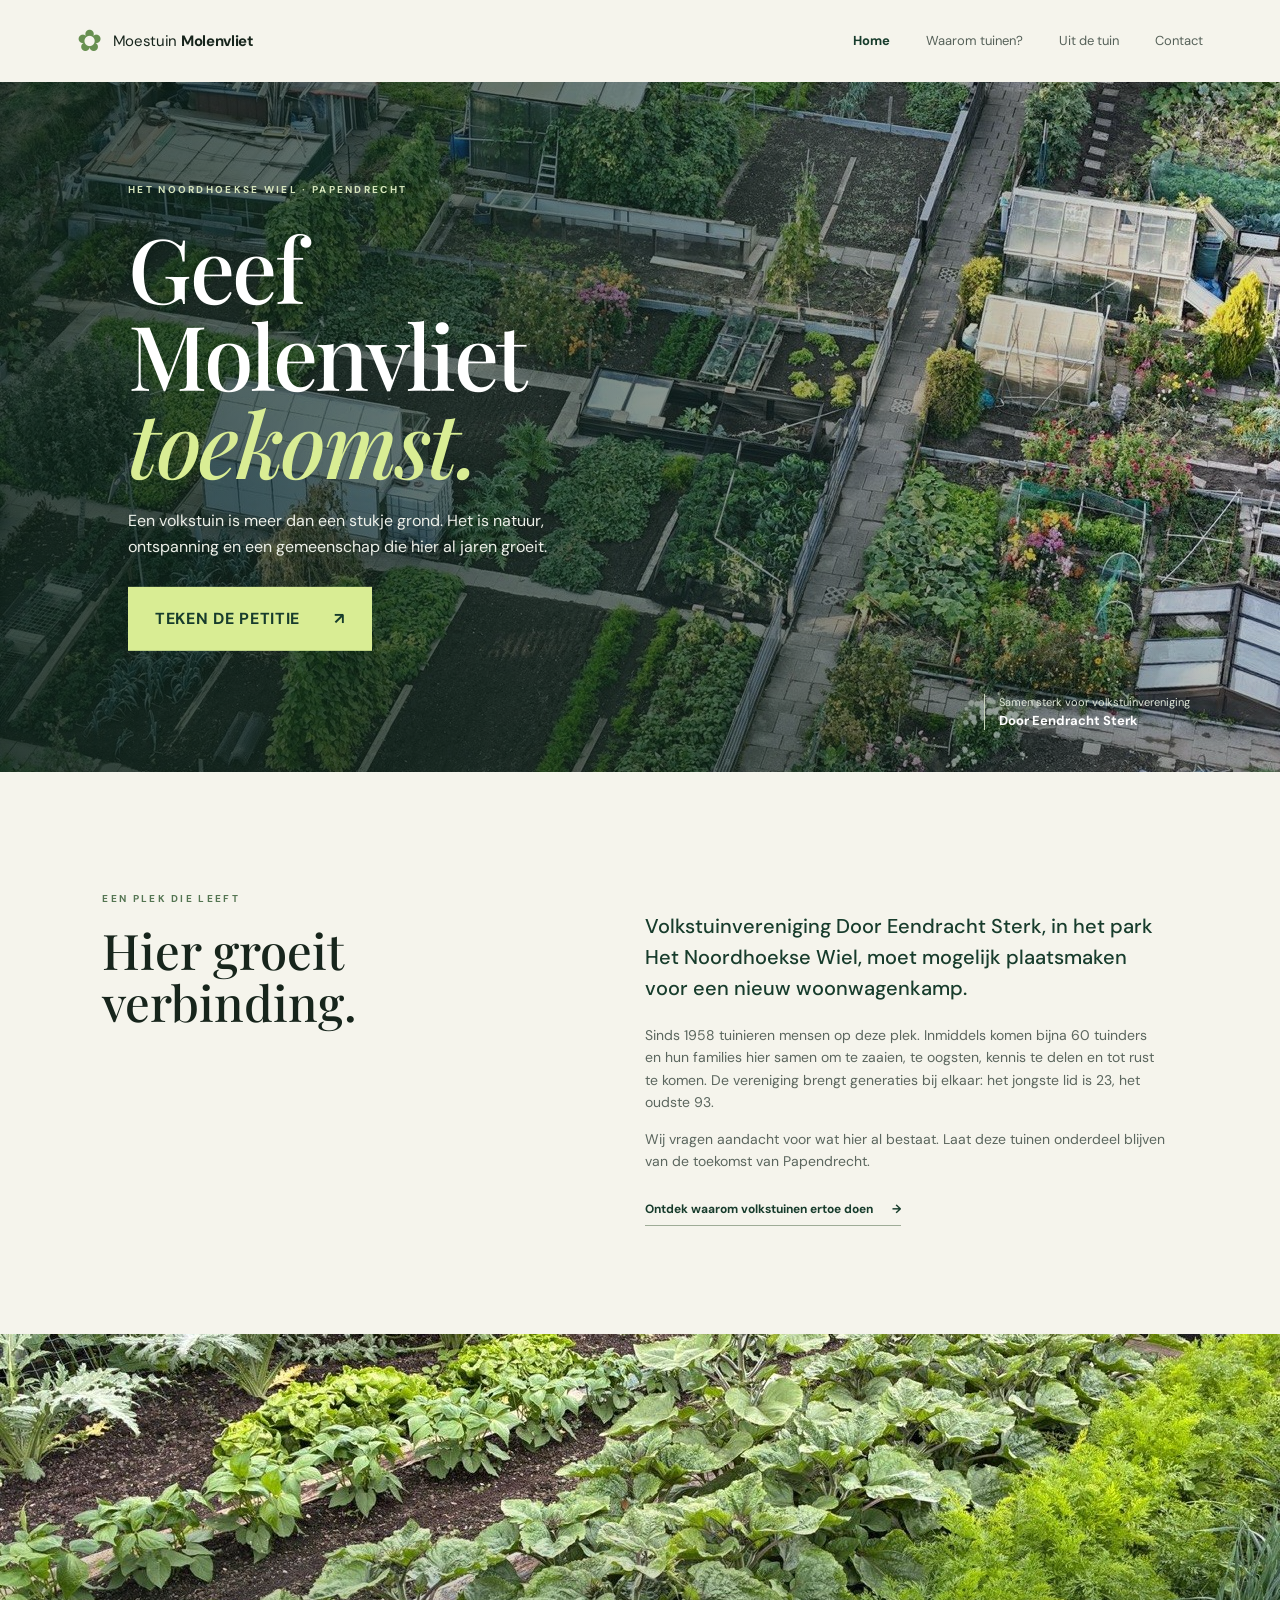
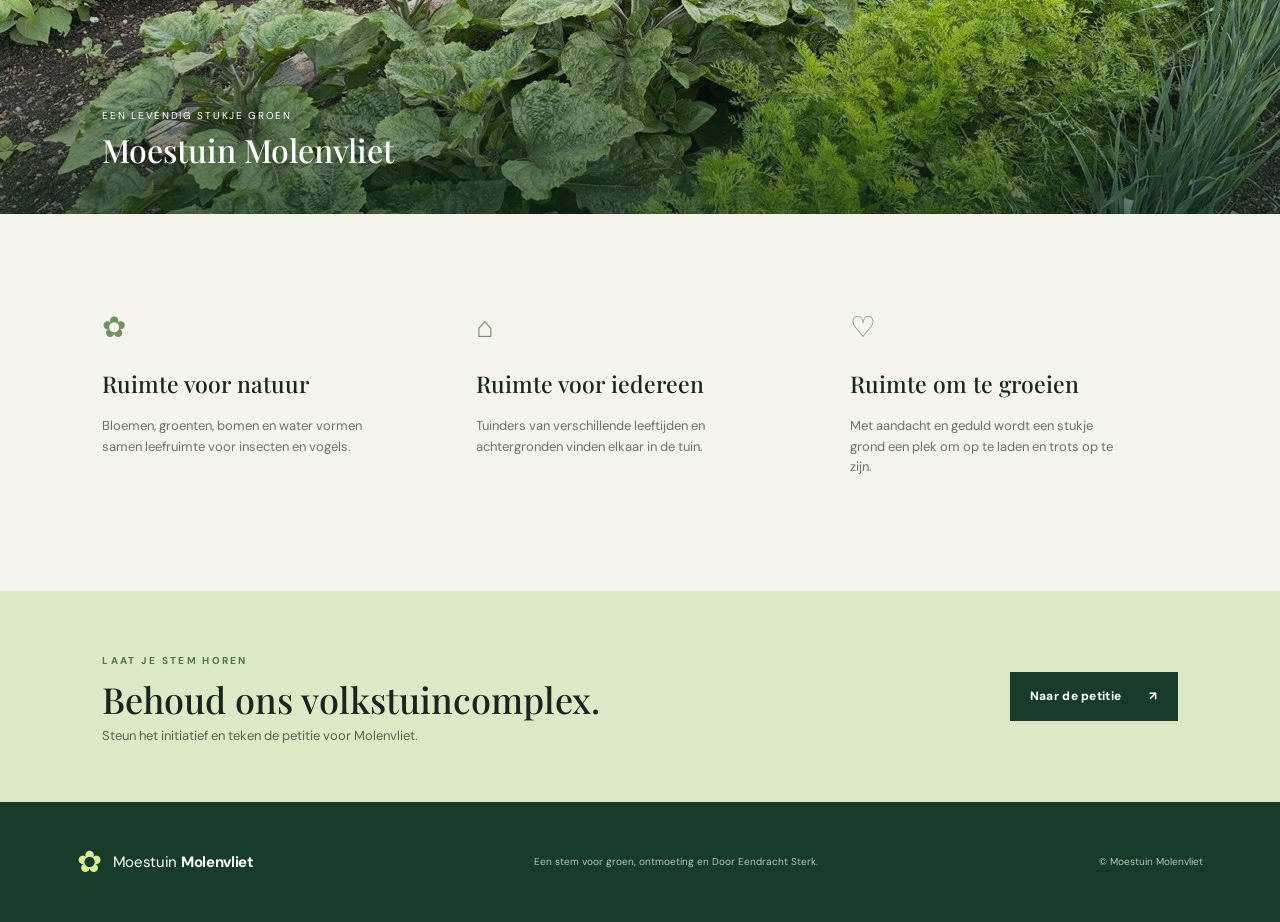
<file: index.html>
<!doctype html>
<html lang="nl">
<head>
<meta charset="utf-8"><meta name="viewport" content="width=device-width,initial-scale=1">
<meta name="description" content="Moestuin Molenvliet: steun volkstuinvereniging Door Eendracht Sterk en het groene hart van het Noordhoekse Wiel.">
<title>Moestuin Molenvliet — Geef de tuinen toekomst</title><link rel="stylesheet" href="style.css">
</head>
<body>
<header class="site-header"><a class="brand" href="index.html"><span class="brand-mark">✿</span><span>Moestuin <b>Molenvliet</b></span></a><button class="menu-toggle" aria-label="Menu openen" aria-expanded="false">☰</button><nav class="nav"><a class="active" href="index.html">Home</a><a href="waarom.html">Waarom tuinen?</a><a href="verhalen.html">Uit de tuin</a><a href="contact.html">Contact</a></nav></header>
<main>
<section class="hero"><img class="hero-img" src="assets/moestuin-1.jpg" alt="Luchtfoto van de moestuinen in Molenvliet"><div class="hero-shade"></div><div class="hero-copy"><span class="eyebrow">Het Noordhoekse Wiel · Papendrecht</span><h1>Geef Molenvliet<br><em>toekomst.</em></h1><p>Een volkstuin is meer dan een stukje grond. Het is natuur, ontspanning en een gemeenschap die hier al jaren groeit.</p><a class="button button-lime" href="https://petities.nl/petities/behoud-ons-volkstuincomplex-molenvliet-in-papendrecht" target="_blank" rel="noopener">Teken de petitie <span>↗</span></a></div><div class="hero-note">Samen sterk voor volkstuinvereniging<br><strong>Door Eendracht Sterk</strong></div></section>
<section class="intro section-wrap"><div><span class="eyebrow green">Een plek die leeft</span><h2>Hier groeit<br>verbinding.</h2></div><div class="intro-text"><p class="lead">Volkstuinvereniging Door Eendracht Sterk, in het park Het Noordhoekse Wiel, moet mogelijk plaatsmaken voor een nieuw woonwagenkamp.</p><p>Sinds 1958 tuinieren mensen op deze plek. Inmiddels komen bijna 60 tuinders en hun families hier samen om te zaaien, te oogsten, kennis te delen en tot rust te komen. De vereniging brengt generaties bij elkaar: het jongste lid is 23, het oudste 93.</p><p>Wij vragen aandacht voor wat hier al bestaat. Laat deze tuinen onderdeel blijven van de toekomst van Papendrecht.</p><a class="text-link" href="waarom.html">Ontdek waarom volkstuinen ertoe doen <span>→</span></a></div></section>
<section class="photo-band"><img src="assets/tuin1.jpg" alt="Moestuinbedden vol groene groenten"><div class="photo-caption"><span>Een levendig stukje groen</span><strong>Moestuin Molenvliet</strong></div></section>
<section class="values section-wrap"><div class="value-card"><span class="value-icon">✿</span><h3>Ruimte voor natuur</h3><p>Bloemen, groenten, bomen en water vormen samen leefruimte voor insecten en vogels.</p></div><div class="value-card"><span class="value-icon">⌂</span><h3>Ruimte voor iedereen</h3><p>Tuinders van verschillende leeftijden en achtergronden vinden elkaar in de tuin.</p></div><div class="value-card"><span class="value-icon">♡</span><h3>Ruimte om te groeien</h3><p>Met aandacht en geduld wordt een stukje grond een plek om op te laden en trots op te zijn.</p></div></section>
<section class="petition-strip"><div><span class="eyebrow">Laat je stem horen</span><h2>Behoud ons volkstuincomplex.</h2><p>Steun het initiatief en teken de petitie voor Molenvliet.</p></div><a class="button button-dark" href="https://petities.nl/petities/behoud-ons-volkstuincomplex-molenvliet-in-papendrecht" target="_blank" rel="noopener">Naar de petitie <span>↗</span></a></section>
</main><footer class="footer"><a class="brand" href="index.html"><span class="brand-mark">✿</span><span>Moestuin <b>Molenvliet</b></span></a><p>Een stem voor groen, ontmoeting en Door Eendracht Sterk.</p><span>© Moestuin Molenvliet</span></footer><script src="script.js"></script></body></html>
</file>
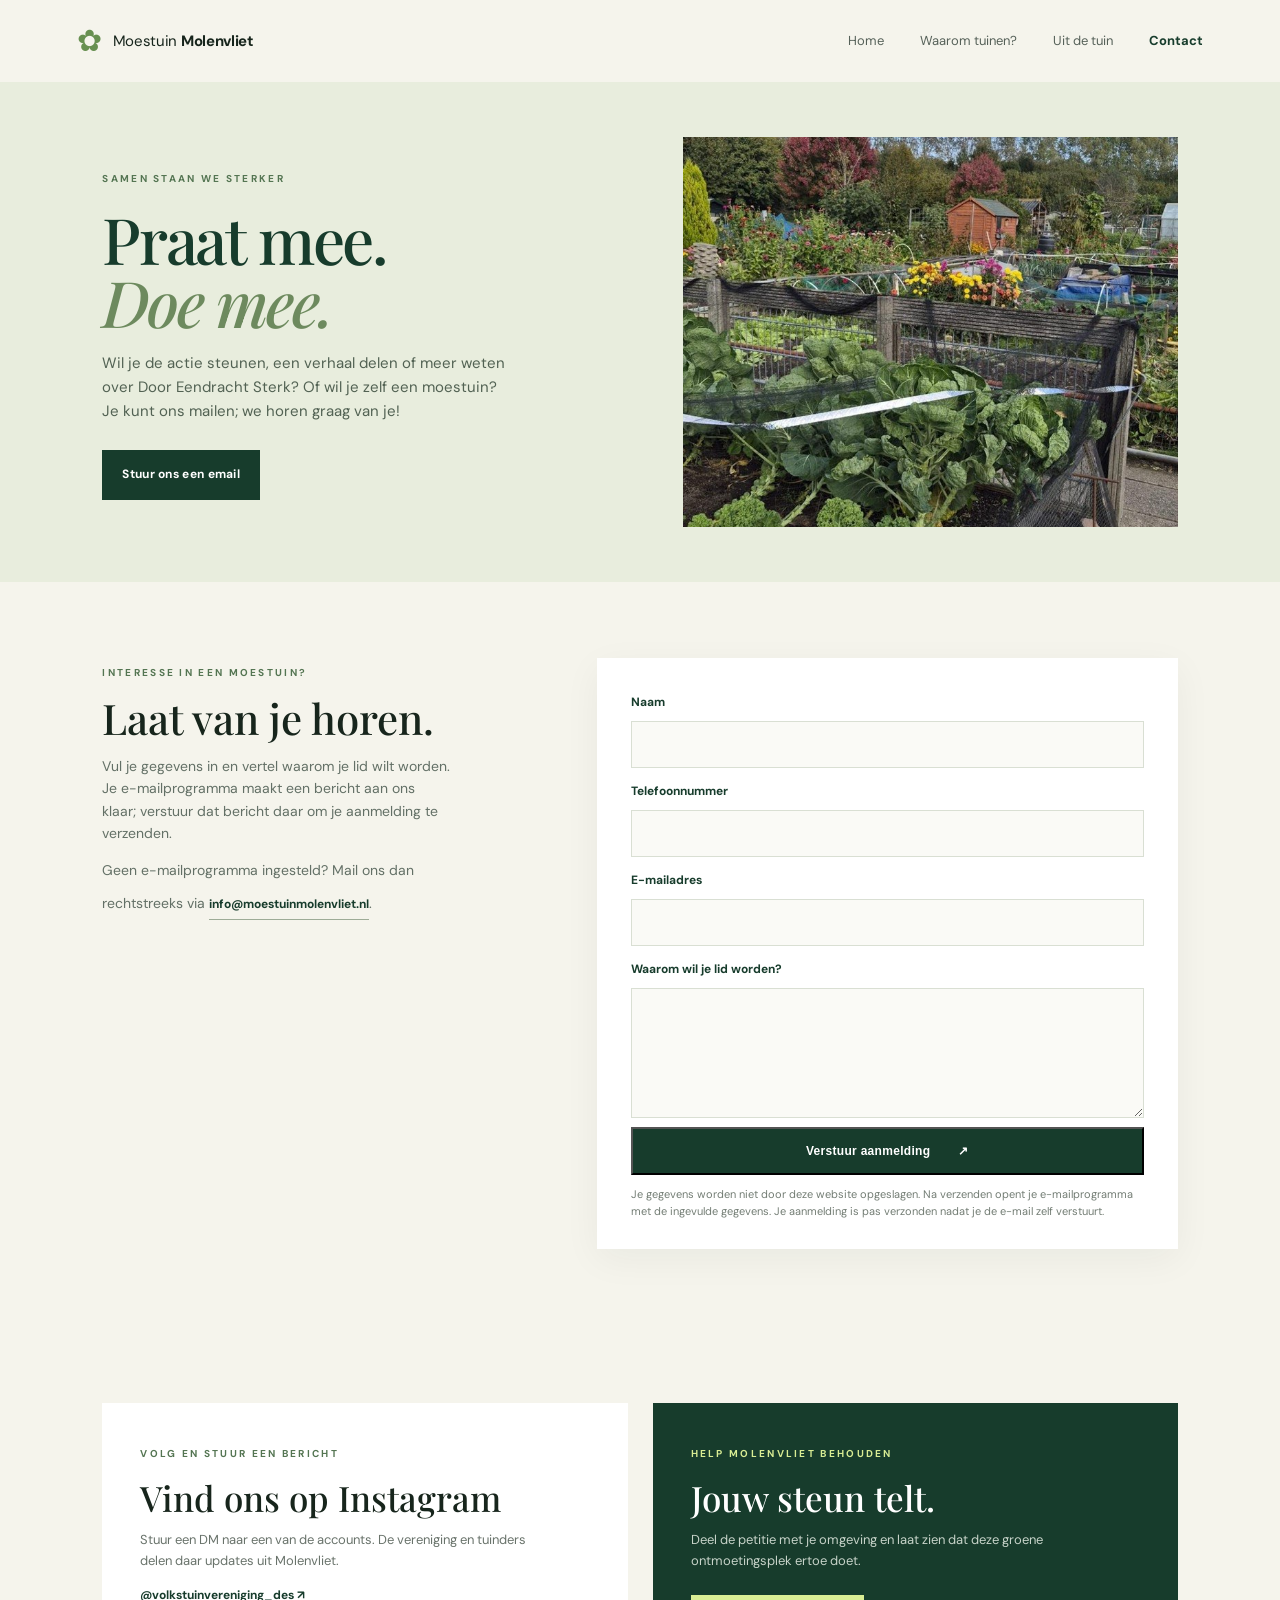
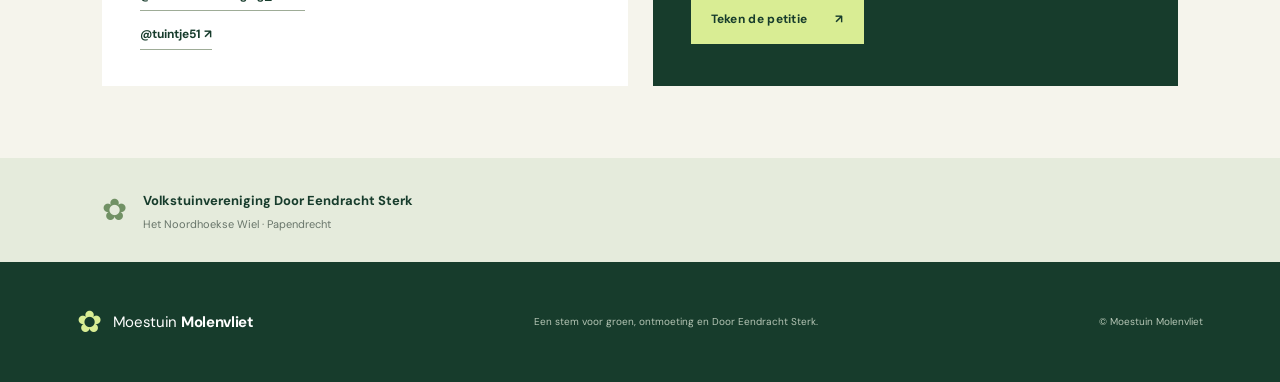
<file: contact.html>
<!doctype html><html lang="nl"><head><meta charset="utf-8"><meta name="viewport" content="width=device-width,initial-scale=1"><meta name="description" content="Neem contact op en steun Door Eendracht Sterk in Molenvliet."><title>Contact — Moestuin Molenvliet</title><link rel="stylesheet" href="style.css"></head><body><header class="site-header"><a class="brand" href="index.html"><span class="brand-mark">✿</span><span>Moestuin <b>Molenvliet</b></span></a><button class="menu-toggle" aria-label="Menu openen" aria-expanded="false">☰</button><nav class="nav"><a href="index.html">Home</a><a href="waarom.html">Waarom tuinen?</a><a href="verhalen.html">Uit de tuin</a><a class="active" href="contact.html">Contact</a></nav></header><main><section class="contact-hero"><div><span class="eyebrow green">Samen staan we sterker</span><h1>Praat mee.<br><em>Doe mee.</em></h1><p>Wil je de actie steunen, een verhaal delen of meer weten over Door Eendracht Sterk? Of wil je zelf een moestuin? Je kunt ons mailen; we horen graag van je!</p><a class="button button-dark contact-email-button" href="mailto:info@moestuinmolenvliet.nl">Stuur ons een email</a></div><img src="assets/moestuin-2.jpg" alt="Moestuin met bloemen en groentebedden"></section><section class="signup-section section-wrap" aria-labelledby="signup-title"><div class="signup-intro"><span class="eyebrow green">Interesse in een moestuin?</span><h2 id="signup-title">Laat van je horen.</h2><p>Vul je gegevens in en vertel waarom je lid wilt worden. Je e-mailprogramma maakt een bericht aan ons klaar; verstuur dat bericht daar om je aanmelding te verzenden.</p><p>Geen e-mailprogramma ingesteld? Mail ons dan rechtstreeks via <a class="text-link" href="mailto:info@moestuinmolenvliet.nl">info@moestuinmolenvliet.nl</a>.</p></div><form class="signup-form" id="signup-form"><label for="signup-name">Naam</label><input id="signup-name" name="naam" autocomplete="name" required><label for="signup-phone">Telefoonnummer</label><input id="signup-phone" name="telefoonnummer" type="tel" autocomplete="tel"><label for="signup-email">E-mailadres</label><input id="signup-email" name="email" type="email" autocomplete="email" required><label for="signup-reason">Waarom wil je lid worden?</label><textarea id="signup-reason" name="toelichting" rows="5" required></textarea><button class="button button-dark" type="submit">Verstuur aanmelding <span>↗</span></button><p class="form-note">Je gegevens worden niet door deze website opgeslagen. Na verzenden opent je e-mailprogramma met de ingevulde gegevens. Je aanmelding is pas verzonden nadat je de e-mail zelf verstuurt.</p></form></section><section class="contact-content section-wrap"><div class="contact-box"><span class="eyebrow green">Volg en stuur een bericht</span><h2>Vind ons op Instagram</h2><p>Stuur een DM naar een van de accounts. De vereniging en tuinders delen daar updates uit Molenvliet.</p><a class="text-link" href="https://www.instagram.com/volkstuinvereniging_des/" target="_blank" rel="noopener">@volkstuinvereniging_des ↗</a><a class="text-link" href="https://www.instagram.com/tuintje51/" target="_blank" rel="noopener">@tuintje51 ↗</a></div><div class="contact-box contact-dark"><span class="eyebrow">Help Molenvliet behouden</span><h2>Jouw steun telt.</h2><p>Deel de petitie met je omgeving en laat zien dat deze groene ontmoetingsplek ertoe doet.</p><a class="button button-lime" href="https://petities.nl/petities/behoud-ons-volkstuincomplex-molenvliet-in-papendrecht" target="_blank" rel="noopener">Teken de petitie <span>↗</span></a></div></section><section class="map-note"><span>✿</span><div><strong>Volkstuinvereniging Door Eendracht Sterk</strong><p>Het Noordhoekse Wiel · Papendrecht</p></div></section></main><footer class="footer"><a class="brand" href="index.html"><span class="brand-mark">✿</span><span>Moestuin <b>Molenvliet</b></span></a><p>Een stem voor groen, ontmoeting en Door Eendracht Sterk.</p><span>© Moestuin Molenvliet</span></footer><script src="script.js"></script></body></html>
</file>
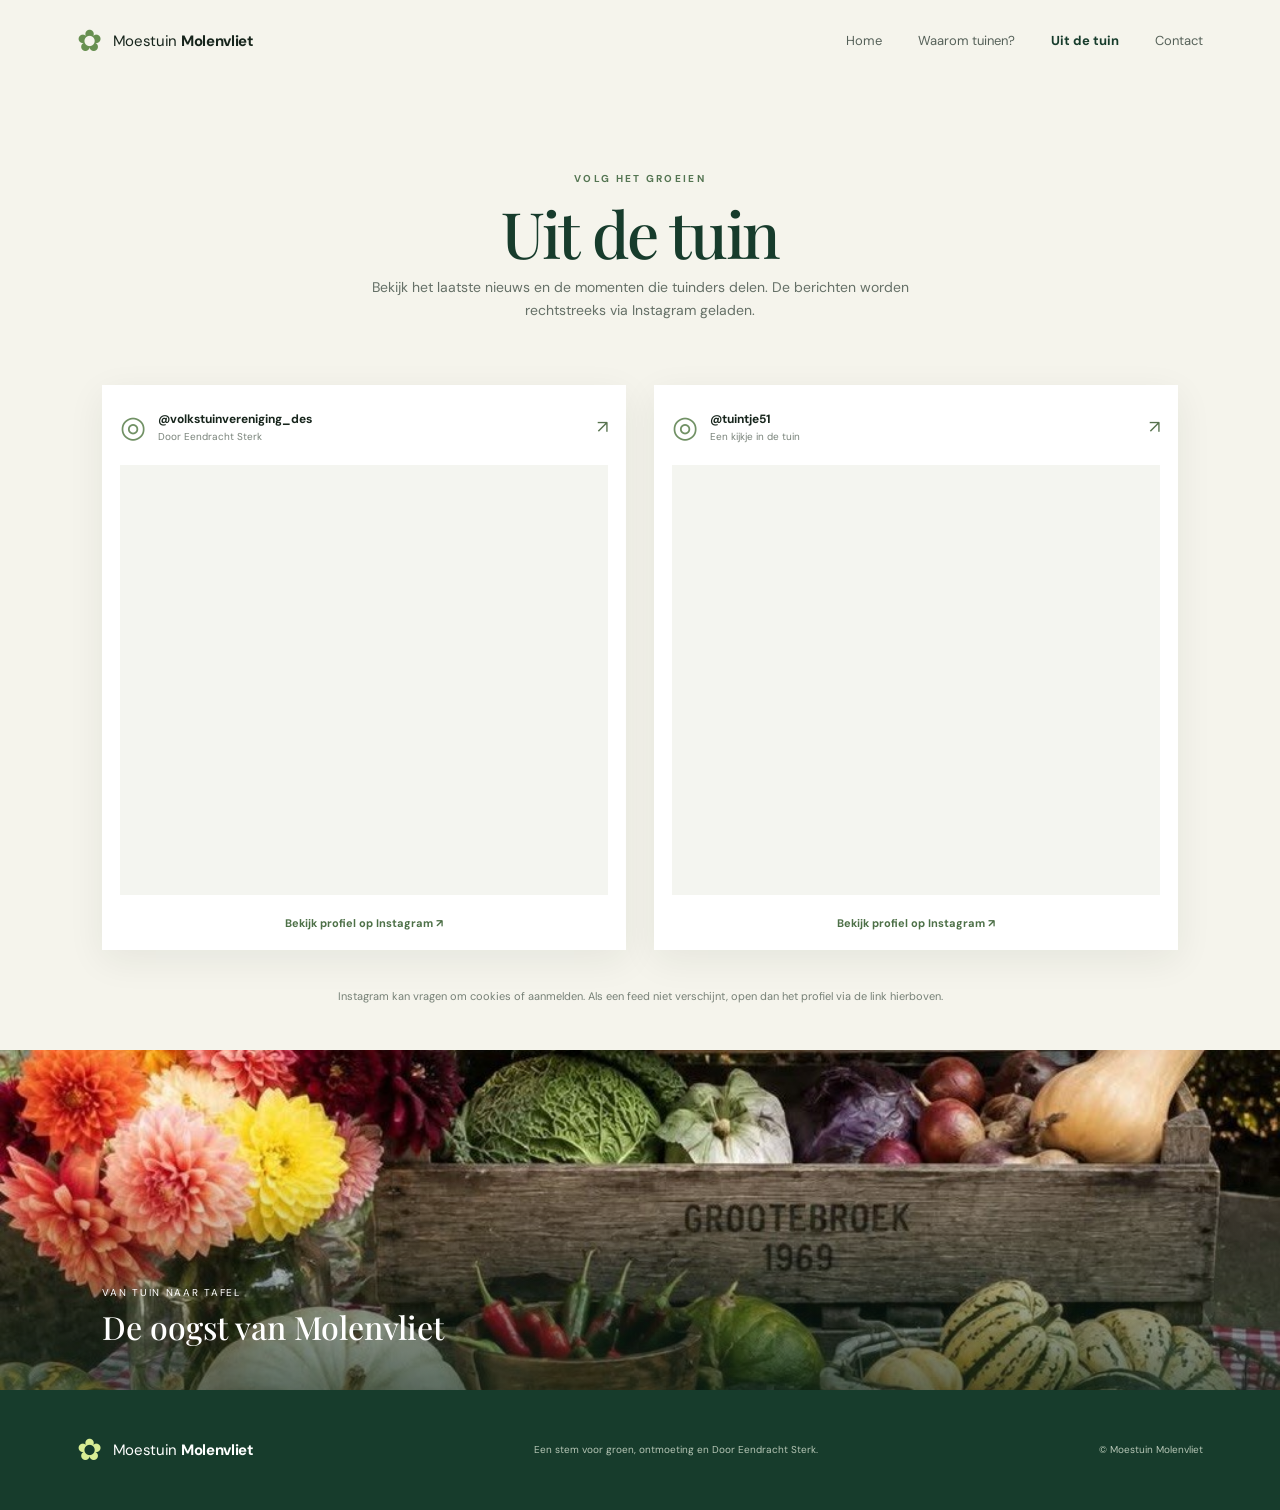
<file: verhalen.html>
<!doctype html><html lang="nl"><head><meta charset="utf-8"><meta name="viewport" content="width=device-width,initial-scale=1"><meta name="description" content="Volg de laatste berichten uit de tuinen van Door Eendracht Sterk."><title>Uit de tuin — Moestuin Molenvliet</title><link rel="stylesheet" href="style.css"></head><body><header class="site-header"><a class="brand" href="index.html"><span class="brand-mark">✿</span><span>Moestuin <b>Molenvliet</b></span></a><button class="menu-toggle" aria-label="Menu openen" aria-expanded="false">☰</button><nav class="nav"><a href="index.html">Home</a><a href="waarom.html">Waarom tuinen?</a><a class="active" href="verhalen.html">Uit de tuin</a><a href="contact.html">Contact</a></nav></header><main><section class="simple-heading"><span class="eyebrow green">Volg het groeien</span><h1>Uit de tuin</h1><p>Bekijk het laatste nieuws en de momenten die tuinders delen. De berichten worden rechtstreeks via Instagram geladen.</p></section><section class="insta-grid section-wrap"><article class="insta-card"><div class="insta-head"><span class="insta-icon">◎</span><div><strong>@volkstuinvereniging_des</strong><span>Door Eendracht Sterk</span></div><a href="https://www.instagram.com/volkstuinvereniging_des/" target="_blank" rel="noopener" aria-label="Open Instagram profiel">↗</a></div><iframe title="Instagram feed van Volkstuinvereniging DES" src="https://www.instagram.com/volkstuinvereniging_des/embed" loading="lazy" referrerpolicy="strict-origin-when-cross-origin"></iframe><a class="insta-link" href="https://www.instagram.com/volkstuinvereniging_des/" target="_blank" rel="noopener">Bekijk profiel op Instagram ↗</a></article><article class="insta-card"><div class="insta-head"><span class="insta-icon">◎</span><div><strong>@tuintje51</strong><span>Een kijkje in de tuin</span></div><a href="https://www.instagram.com/tuintje51/" target="_blank" rel="noopener" aria-label="Open Instagram profiel">↗</a></div><iframe title="Instagram feed van Tuintje 51" src="https://www.instagram.com/tuintje51/embed" loading="lazy" referrerpolicy="strict-origin-when-cross-origin"></iframe><a class="insta-link" href="https://www.instagram.com/tuintje51/" target="_blank" rel="noopener">Bekijk profiel op Instagram ↗</a></article></section><p class="feed-note">Instagram kan vragen om cookies of aanmelden. Als een feed niet verschijnt, open dan het profiel via de link hierboven.</p><section class="photo-band short"><img src="assets/oogst-1.jpg" alt="Kleurrijke groenten en bloemen van de oogst"><div class="photo-caption"><span>Van tuin naar tafel</span><strong>De oogst van Molenvliet</strong></div></section></main><footer class="footer"><a class="brand" href="index.html"><span class="brand-mark">✿</span><span>Moestuin <b>Molenvliet</b></span></a><p>Een stem voor groen, ontmoeting en Door Eendracht Sterk.</p><span>© Moestuin Molenvliet</span></footer><script src="script.js"></script></body></html>
</file>
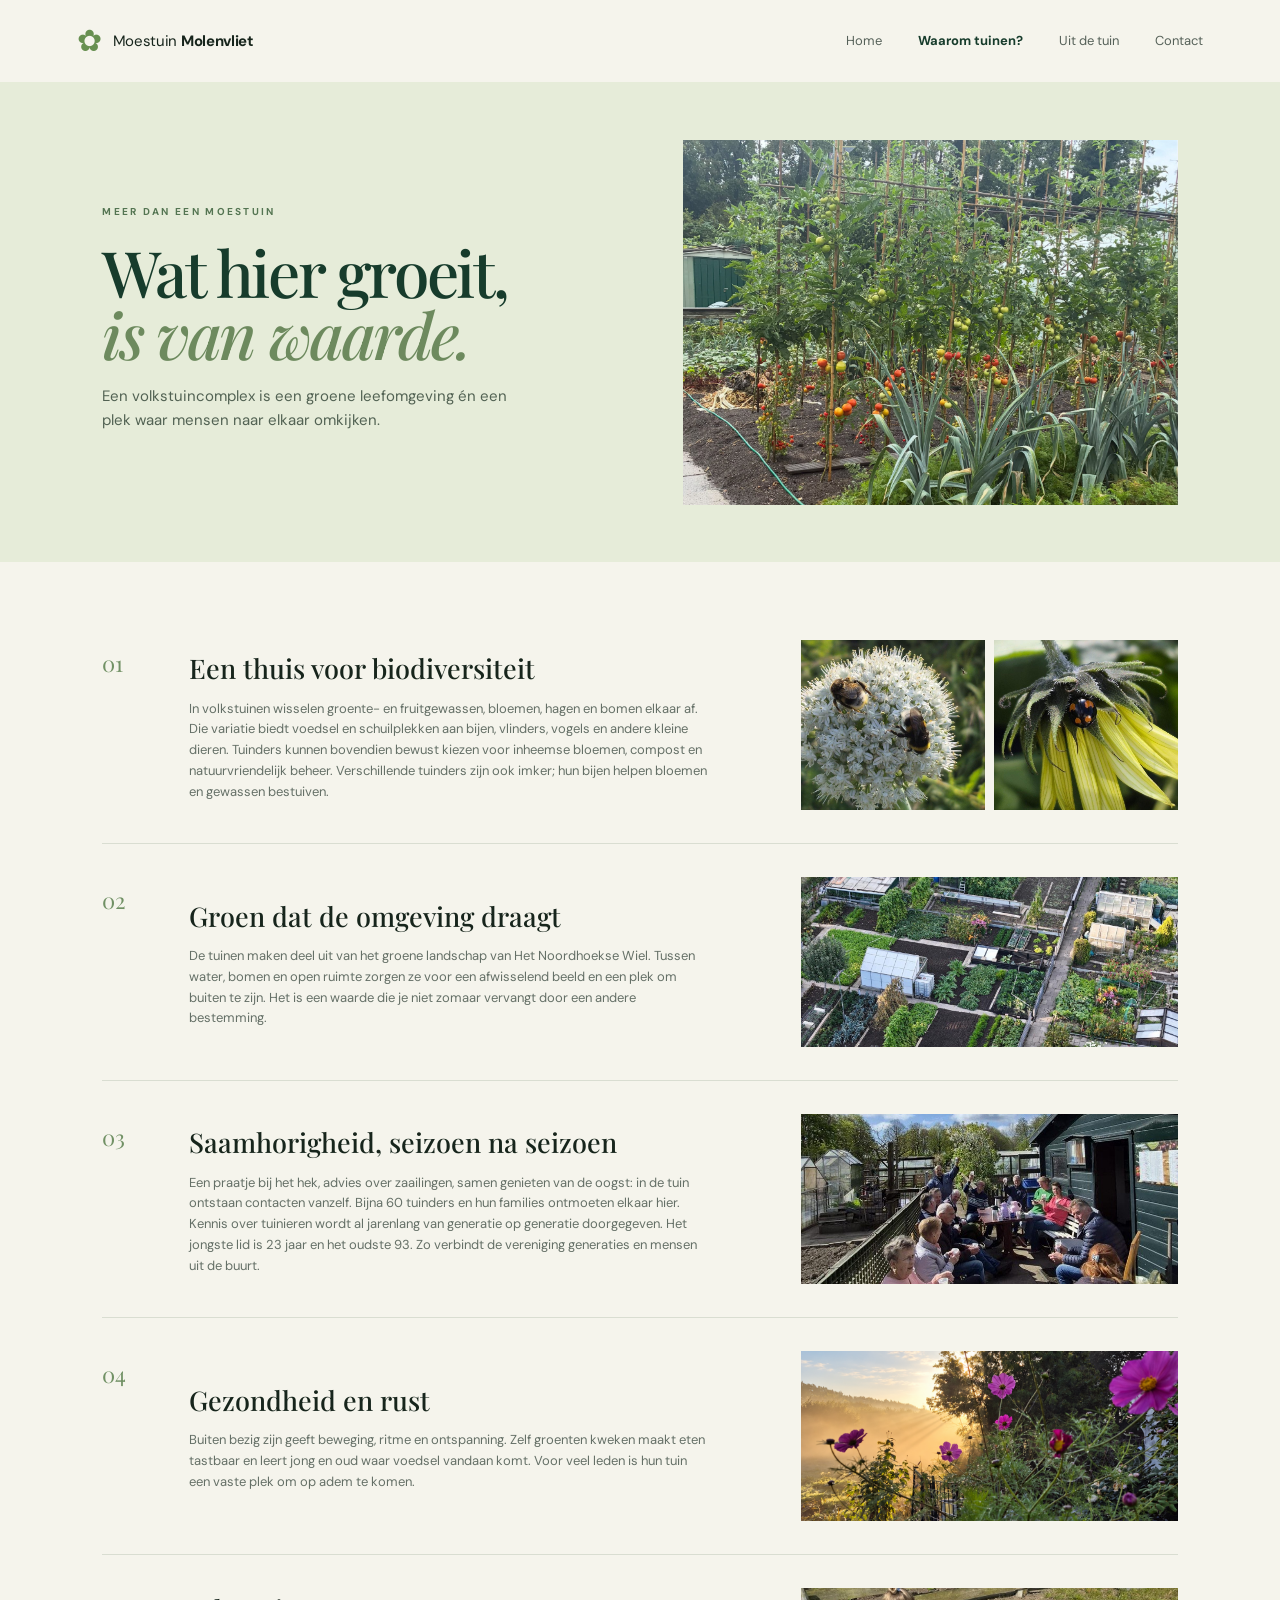
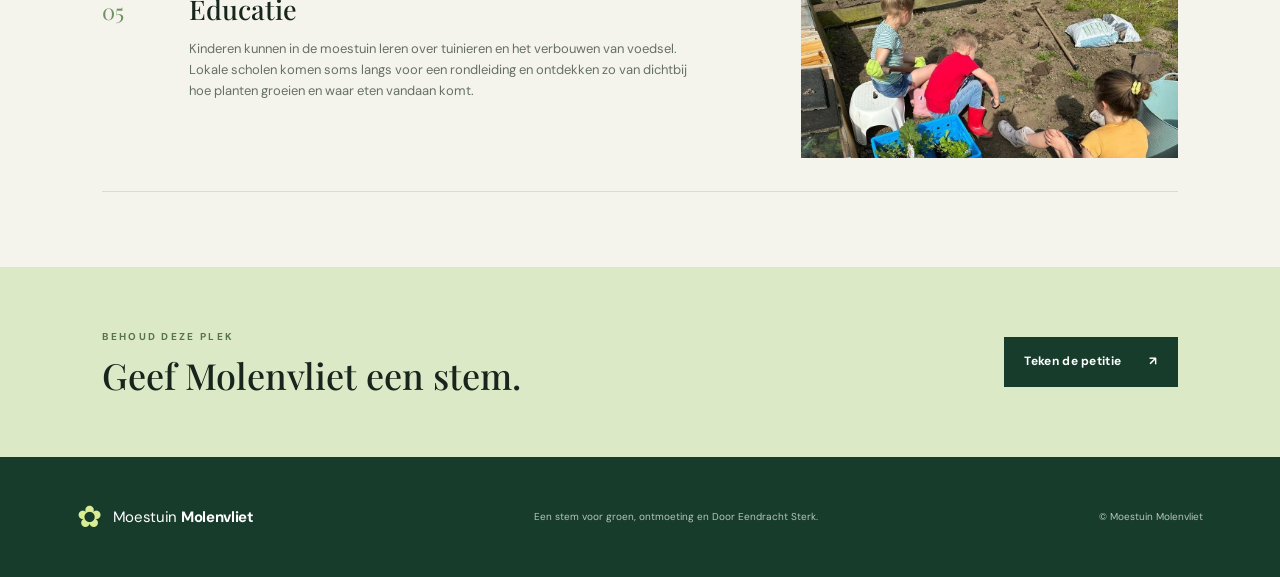
<file: waarom.html>
<!doctype html><html lang="nl"><head><meta charset="utf-8"><meta name="viewport" content="width=device-width,initial-scale=1"><meta name="description" content="Ontdek wat volkstuinen betekenen voor biodiversiteit, de omgeving en saamhorigheid."><title>Waarom tuinen? — Moestuin Molenvliet</title><link rel="stylesheet" href="style.css"></head><body><header class="site-header"><a class="brand" href="index.html"><span class="brand-mark">✿</span><span>Moestuin <b>Molenvliet</b></span></a><button class="menu-toggle" aria-label="Menu openen" aria-expanded="false">☰</button><nav class="nav"><a href="index.html">Home</a><a class="active" href="waarom.html">Waarom tuinen?</a><a href="verhalen.html">Uit de tuin</a><a href="contact.html">Contact</a></nav></header><main><section class="page-hero"><div><span class="eyebrow green">Meer dan een moestuin</span><h1>Wat hier groeit,<br><em>is van waarde.</em></h1><p>Een volkstuincomplex is een groene leefomgeving én een plek waar mensen naar elkaar omkijken.</p></div><img src="assets/moestuin-3.jpg" alt="Groentebedden en beplante moestuinen"></section><section class="reasons section-wrap"><article class="reason"><span>01</span><div><h2>Een thuis voor biodiversiteit</h2><p>In volkstuinen wisselen groente- en fruitgewassen, bloemen, hagen en bomen elkaar af. Die variatie biedt voedsel en schuilplekken aan bijen, vlinders, vogels en andere kleine dieren. Tuinders kunnen bovendien bewust kiezen voor inheemse bloemen, compost en natuurvriendelijk beheer. Verschillende tuinders zijn ook imker; hun bijen helpen bloemen en gewassen bestuiven.</p></div><div class="reason-gallery"><img src="assets/biodiversiteit-1.jpg" alt="Hommels verzamelen nectar op een bloem"><img src="assets/biodiversiteit-2.jpg" alt="Lieveheersbeestje tussen de bloemblaadjes"></div></article><article class="reason"><span>02</span><div><h2>Groen dat de omgeving draagt</h2><p>De tuinen maken deel uit van het groene landschap van Het Noordhoekse Wiel. Tussen water, bomen en open ruimte zorgen ze voor een afwisselend beeld en een plek om buiten te zijn. Het is een waarde die je niet zomaar vervangt door een andere bestemming.</p></div><img src="assets/moestuin-1.jpg" alt="Overzicht van volkstuinen met groene bedden en kassen"></article><article class="reason"><span>03</span><div><h2>Saamhorigheid, seizoen na seizoen</h2><p>Een praatje bij het hek, advies over zaailingen, samen genieten van de oogst: in de tuin ontstaan contacten vanzelf. Bijna 60 tuinders en hun families ontmoeten elkaar hier. Kennis over tuinieren wordt al jarenlang van generatie op generatie doorgegeven. Het jongste lid is 23 jaar en het oudste 93. Zo verbindt de vereniging generaties en mensen uit de buurt.</p></div><img src="assets/saamhorigheid-tuin.jpg" class="togetherness-photo" alt="Tuinders komen samen op het volkstuincomplex"></article><article class="reason"><span>04</span><div><h2>Gezondheid en rust</h2><p>Buiten bezig zijn geeft beweging, ritme en ontspanning. Zelf groenten kweken maakt eten tastbaar en leert jong en oud waar voedsel vandaan komt. Voor veel leden is hun tuin een vaste plek om op adem te komen.</p></div><img src="assets/gezondheid-rust-zonder-leidingen.png" alt="Bloemen in het ochtendlicht in de moestuin"></article><article class="reason reason-education"><span>05</span><div><h2>Educatie</h2><p>Kinderen kunnen in de moestuin leren over tuinieren en het verbouwen van voedsel. Lokale scholen komen soms langs voor een rondleiding en ontdekken zo van dichtbij hoe planten groeien en waar eten vandaan komt.</p></div><img class="education-photo" src="assets/educatie-1.jpg" alt="Kinderen leren samen planten en zaaien"></article></section><section class="petition-strip"><div><span class="eyebrow">Behoud deze plek</span><h2>Geef Molenvliet een stem.</h2></div><a class="button button-dark" href="https://petities.nl/petities/behoud-ons-volkstuincomplex-molenvliet-in-papendrecht" target="_blank" rel="noopener">Teken de petitie <span>↗</span></a></section></main><footer class="footer"><a class="brand" href="index.html"><span class="brand-mark">✿</span><span>Moestuin <b>Molenvliet</b></span></a><p>Een stem voor groen, ontmoeting en Door Eendracht Sterk.</p><span>© Moestuin Molenvliet</span></footer><script src="script.js"></script></body></html>
</file>
<file: style.css>
@import url('https://fonts.googleapis.com/css2?family=DM+Sans:wght@400;500;600;700&family=Playfair+Display:ital,wght@0,500;0,600;0,700;1,500;1,600&display=swap');
:root{--forest:#173c2c;--green:#426a4b;--lime:#d9ed94;--cream:#f5f4ec;--ink:#17251c;--muted:#667167;--white:#fff}*{box-sizing:border-box}html{scroll-behavior:smooth}body{margin:0;background:var(--cream);color:var(--ink);font-family:'DM Sans',sans-serif;line-height:1.6}a{color:inherit;text-decoration:none}.site-header{height:82px;display:flex;align-items:center;justify-content:space-between;padding:0 max(6vw,24px);background:var(--cream);position:relative;z-index:5}.brand{display:flex;align-items:center;gap:11px;font-size:15px;letter-spacing:-.3px}.brand b{font-weight:700}.brand-mark{color:#689051;font-size:30px;line-height:1}.nav{display:flex;gap:36px;align-items:center}.nav a{font-size:13px;color:#566159;transition:color .2s}.nav a:hover,.nav a.active{color:var(--forest);font-weight:700}.menu-toggle{display:none;border:0;background:none;font-size:24px;color:var(--forest)}.hero{height:min(690px,78vw);min-height:560px;position:relative;color:#fff;overflow:hidden}.hero-img,.hero-shade{position:absolute;inset:0;width:100%;height:100%;object-fit:cover}.hero-img{object-position:center 43%}.hero-shade{background:linear-gradient(90deg,rgba(12,34,24,.77) 0%,rgba(17,40,27,.55) 45%,rgba(13,30,21,.06) 100%),linear-gradient(0deg,rgba(11,29,21,.28),transparent 50%)}.hero-copy{position:absolute;left:max(10vw,36px);top:50%;transform:translateY(-53%);max-width:565px}.eyebrow{text-transform:uppercase;letter-spacing:2.3px;font-size:10px;font-weight:700;color:#d6e5bd}.eyebrow.green{color:#547552}.hero h1,.page-hero h1,.simple-heading h1,.contact-hero h1{font-family:'Playfair Display',serif;font-weight:500;font-size:clamp(56px,7vw,92px);line-height:.98;letter-spacing:-2.4px;margin:22px 0}.hero h1 em,.page-hero h1 em,.contact-hero h1 em{color:var(--lime);font-weight:500}.hero-copy p{font-size:16px;max-width:430px;color:#edf0e9;margin:0 0 28px}.button{display:inline-flex;align-items:center;justify-content:center;gap:28px;padding:15px 20px;font-size:12px;font-weight:700;letter-spacing:.3px;transition:transform .2s,background .2s}.hero-copy .button{padding:19px 27px;font-size:16px;letter-spacing:.7px;text-transform:uppercase;gap:34px}.button:hover{transform:translateY(-2px)}.button-lime{background:var(--lime);color:var(--forest)}.button-lime:hover{background:#e7f5b5}.button-dark{background:var(--forest);color:#fff}.button-dark:hover{background:#28583e}.hero-note{position:absolute;right:7vw;bottom:42px;font-size:11px;line-height:1.5;color:#e1e9db;border-left:1px solid #c9d5bd;padding-left:14px}.hero-note strong{font-size:13px;color:white}.section-wrap{width:min(1080px,84%);margin:0 auto}.intro{display:grid;grid-template-columns:.9fr 1.1fr;gap:10%;padding-top:112px;padding-bottom:108px}.intro h2,.petition-strip h2,.contact-box h2{font-family:'Playfair Display',serif;font-size:49px;line-height:1.07;font-weight:500;margin:14px 0}.intro-text{padding-top:7px;max-width:520px}.intro-text p{font-size:14px;color:#5b665e}.intro-text .lead{font-size:20px;line-height:1.55;color:var(--forest);font-weight:500}.text-link{display:inline-block;margin-top:14px;border-bottom:1px solid #9eac97;padding-bottom:5px;color:var(--forest);font-size:12px;font-weight:700}.text-link span{margin-left:16px}.photo-band{height:480px;position:relative;overflow:hidden}.photo-band img{width:100%;height:100%;object-fit:cover;object-position:center 53%}.photo-band:after{content:'';position:absolute;inset:35% 0 0;background:linear-gradient(0deg,rgba(11,35,23,.64),transparent)}.photo-caption{position:absolute;z-index:1;bottom:38px;left:8%;color:#fff;display:flex;flex-direction:column}.photo-caption span{text-transform:uppercase;letter-spacing:1.7px;font-size:10px}.photo-caption strong{font-family:'Playfair Display',serif;font-size:32px;font-weight:500}.values{display:grid;grid-template-columns:repeat(3,1fr);gap:46px;padding-top:90px;padding-bottom:100px}.value-icon{font-size:29px;color:#719165}.value-card h3{font-family:'Playfair Display',serif;font-size:23px;font-weight:500;margin:16px 0 6px}.value-card p{font-size:13px;color:#69736b;max-width:280px}.petition-strip{background:#dce9c7;padding:55px max(calc((100% - 1080px)/2),8%);display:flex;align-items:center;justify-content:space-between;gap:30px}.petition-strip .eyebrow{color:#55734d}.petition-strip h2{font-size:36px;margin:8px 0}.petition-strip p{font-size:13px;color:#586553;margin:0}.footer{min-height:120px;background:#173c2c;color:#e4ebdf;display:flex;align-items:center;justify-content:space-between;padding:28px max(6vw,24px);gap:22px}.footer .brand{color:#fff}.footer .brand-mark{color:var(--lime)}.footer p,.footer>span{font-size:10px;color:#b6c6b6}.page-hero,.contact-hero{min-height:480px;background:#e6ecd9;display:grid;grid-template-columns:1fr 1fr;align-items:center;padding:55px max(8vw,40px);gap:8%}.page-hero>div,.contact-hero>div{max-width:480px}.page-hero h1,.contact-hero h1{font-size:64px;color:var(--forest);margin:18px 0}.page-hero h1 em,.contact-hero h1 em{color:#6d8a5e}.page-hero p,.contact-hero p{color:#526253;font-size:15px;max-width:410px}.page-hero img,.contact-hero img{width:100%;height:365px;object-fit:cover}.reasons{padding-top:45px;padding-bottom:75px}.reason{display:grid;grid-template-columns:55px 1fr 35%;align-items:center;gap:32px;border-bottom:1px solid #d9ddd1;padding:33px 0}.reason>span{font-family:'Playfair Display',serif;color:#719165;font-size:22px;align-self:start;padding-top:6px}.reason h2{font-family:'Playfair Display',serif;font-weight:500;font-size:27px;margin:0 0 8px}.reason p{font-size:13px;color:#657067;max-width:520px;margin:0}.reason img{width:100%;height:170px;object-fit:cover}.simple-heading{text-align:center;padding:82px 20px 40px}.simple-heading h1{font-size:64px;color:var(--forest);margin:12px 0}.simple-heading p{max-width:550px;margin:0 auto;color:#657067;font-size:14px}.insta-grid{display:grid;grid-template-columns:1fr 1fr;gap:28px;padding-top:24px;padding-bottom:28px}.insta-card{background:white;box-shadow:0 10px 35px rgba(22,48,31,.07);padding:18px}.insta-head{display:flex;align-items:center;gap:12px;margin-bottom:14px}.insta-icon{font-size:30px;color:#719165}.insta-head div{display:flex;flex-direction:column;flex:1}.insta-head strong{font-size:12px}.insta-head div span{font-size:10px;color:#788279}.insta-head>a{color:#57734e;font-size:18px}.insta-card iframe{width:100%;height:430px;border:0;background:#f4f5f0}.insta-link{display:block;text-align:center;padding-top:12px;color:#4d7047;font-size:11px;font-weight:700}.feed-note{text-align:center;color:#768076;font-size:11px;margin:10px auto 44px;padding:0 20px}.photo-band.short{height:340px}.contact-hero{background:#e8eddd}.contact-hero img{height:390px}.contact-content{display:grid;grid-template-columns:1fr 1fr;gap:25px;padding-top:72px;padding-bottom:72px}.contact-box{background:#fff;padding:36px 38px;min-height:280px}.contact-box h2{font-size:35px}.contact-box p{font-size:13px;color:#69736b;max-width:390px}.contact-box .text-link{display:block;width:max-content}.contact-dark{background:var(--forest);color:#fff}.contact-dark .eyebrow{color:var(--lime)}.contact-dark p{color:#c7d3c9;margin-bottom:23px}.map-note{background:#e5ebdc;padding:28px 8%;display:flex;align-items:center;gap:16px;color:var(--forest)}.map-note>span{font-size:30px;color:#719165}.map-note strong{font-size:13px}.map-note p{font-size:11px;color:#68756a;margin:3px 0 0}
@media(max-width:760px){.site-header{height:70px;padding:0 22px}.menu-toggle{display:block}.nav{display:none;position:absolute;top:70px;left:0;right:0;background:var(--cream);padding:18px 22px 24px;flex-direction:column;align-items:flex-start;gap:18px;box-shadow:0 12px 15px #17251c12}.nav.open{display:flex}.hero{min-height:610px;height:calc(100svh - 70px);max-height:760px}.hero-img{object-position:58% center}.hero-shade{background:linear-gradient(90deg,rgba(12,34,24,.75),rgba(17,40,27,.27)),linear-gradient(0deg,rgba(11,29,21,.3),transparent 55%)}.hero-copy{left:25px;right:22px;top:46%;transform:translateY(-50%)}.hero h1{font-size:64px}.hero-copy p{font-size:14px}.hero-note{right:24px;bottom:23px}.section-wrap{width:88%}.intro{grid-template-columns:1fr;gap:18px;padding-top:72px;padding-bottom:70px}.intro h2{font-size:42px;margin-bottom:0}.intro-text .lead{font-size:18px}.photo-band{height:330px}.photo-caption{left:6%;bottom:24px}.photo-caption strong{font-size:26px}.values{grid-template-columns:1fr;gap:28px;padding-top:55px;padding-bottom:62px}.value-card{display:grid;grid-template-columns:42px 1fr;column-gap:10px}.value-card .value-icon{grid-row:span 2}.value-card h3{margin:0 0 4px}.value-card p{margin:0;max-width:none}.petition-strip{padding:38px 6%;align-items:flex-start;flex-direction:column}.petition-strip h2{font-size:31px}.footer{align-items:flex-start;flex-direction:column;gap:8px;padding:25px 22px}.footer p{margin:0}.page-hero,.contact-hero{grid-template-columns:1fr;padding:55px 7%;gap:25px}.page-hero h1,.contact-hero h1{font-size:53px}.page-hero img,.contact-hero img{height:270px}.reasons{padding-top:25px;padding-bottom:45px}.reason{grid-template-columns:35px 1fr;gap:12px;padding:26px 0}.reason img{grid-column:2;width:100%;height:180px;margin-top:8px}.reason h2{font-size:23px}.reason p{font-size:12px}.simple-heading{padding:65px 24px 25px}.simple-heading h1{font-size:53px}.insta-grid{grid-template-columns:1fr;gap:18px}.insta-card{padding:14px}.insta-card iframe{height:390px}.feed-note{line-height:1.5}.contact-content{grid-template-columns:1fr;padding-top:45px;padding-bottom:45px}.contact-box{padding:29px 25px;min-height:0}.map-note{padding:24px 7%}.photo-band.short{height:280px}}
.reason-text-only{grid-template-columns:55px 1fr}.reason-text-only>div{grid-column:2}
@media(max-width:760px){.reason-text-only{grid-template-columns:35px 1fr}.reason-text-only>div{grid-column:2}}
.reason-gallery{display:grid;grid-template-columns:1fr 1fr;gap:9px}.reason-gallery img{width:100%;height:170px;object-fit:cover}.reason-education{align-items:start}
@media(max-width:760px){.reason-gallery{grid-column:2;gap:8px}.reason-gallery img{height:140px}}
.signup-section{display:grid;grid-template-columns:.8fr 1.2fr;gap:10%;padding-top:76px;padding-bottom:82px}.signup-intro h2{font-family:'Playfair Display',serif;font-weight:500;font-size:42px;line-height:1.08;margin:12px 0}.signup-intro p{font-size:14px;color:#637066;max-width:350px}.signup-form{display:grid;grid-template-columns:1fr;gap:9px;background:#fff;padding:30px 34px;box-shadow:0 10px 35px rgba(22,48,31,.05)}.signup-form label{font-weight:700;font-size:12px;color:var(--forest);margin-top:5px}.signup-form input,.signup-form textarea{width:100%;padding:12px 13px;background:#fafaf6;border:1px solid #d9dfd3;border-radius:0;color:var(--ink);font:inherit;font-size:13px}.signup-form input:focus,.signup-form textarea:focus{outline:2px solid #719165;outline-offset:1px}.signup-form textarea{resize:vertical}.signup-form button:disabled{opacity:.54;cursor:not-allowed;transform:none}.form-note{font-size:11px;color:#737d74;margin:2px 0 0;line-height:1.5}
@media(max-width:760px){.signup-section{grid-template-columns:1fr;gap:22px;padding-top:48px;padding-bottom:50px}.signup-intro h2{font-size:36px}.signup-form{padding:24px 20px}}
.jotform-embed{min-width:0;width:100%;background:#fff;padding:12px;box-shadow:0 10px 35px rgba(22,48,31,.05)}.jotform-embed iframe{max-width:100%}
.reason img.togetherness-photo{object-position:center 58%}
.contact-email-button{margin-top:12px}

.reason img.education-photo{object-position:center 18%}
</file>
